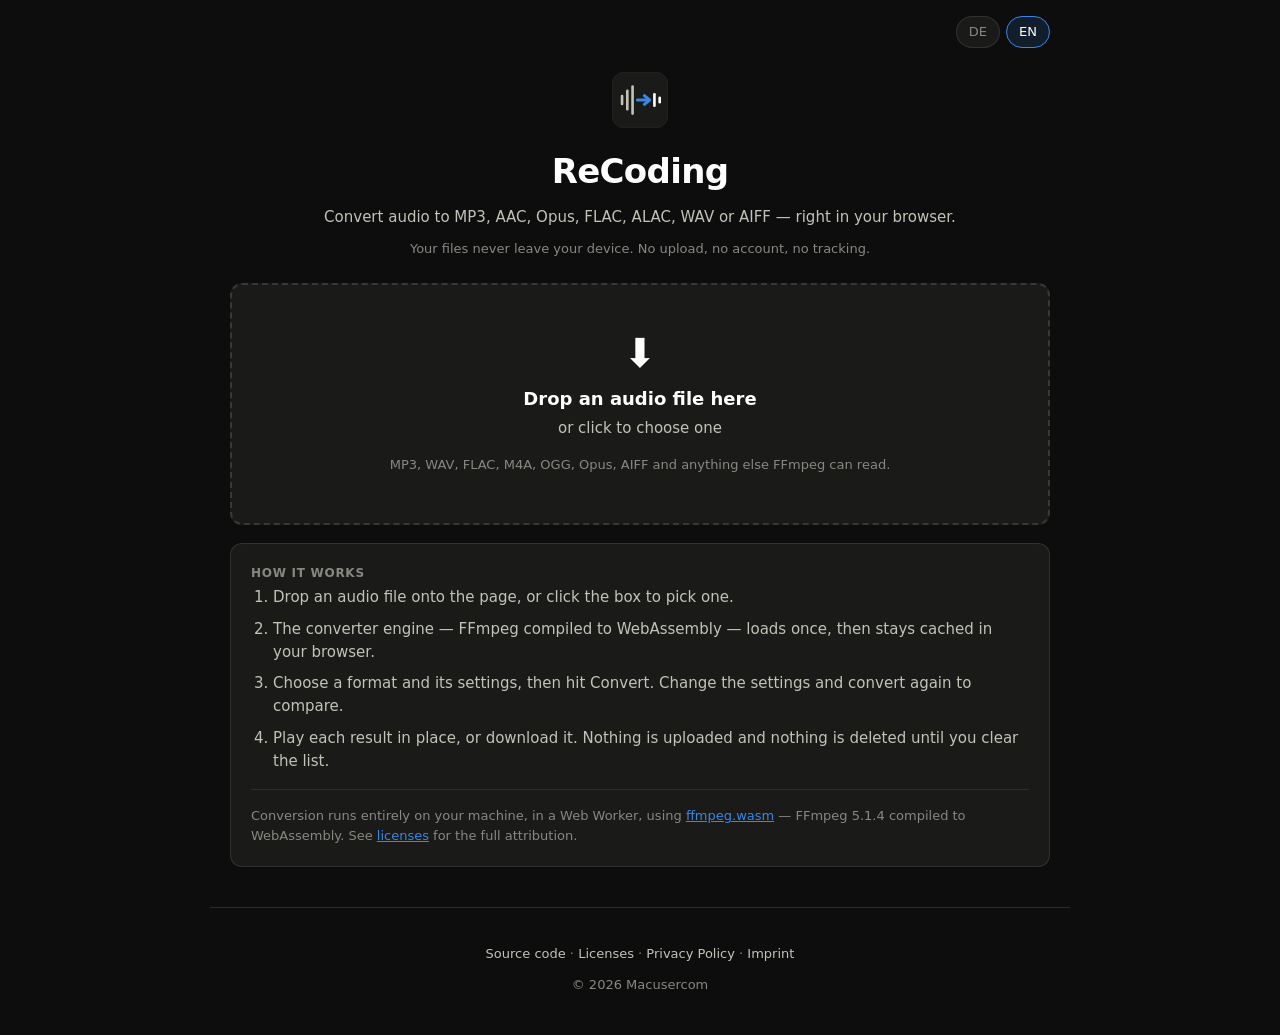
<file: docs/index.html>
<!DOCTYPE html>
<html lang="en">
<head>
  <meta charset="UTF-8" />
  <meta name="viewport" content="width=device-width, initial-scale=1.0" />
  <meta name="theme-color" content="#0d0d0d" />
  <meta name="description" content="Convert audio to MP3, AAC, Opus, FLAC, ALAC, WAV or AIFF entirely in your browser. No upload, no account, no tracking." />
  <title>ReCoding – Convert audio in your browser</title>
  <link rel="icon" href="icon.svg" type="image/svg+xml" />
  <link rel="stylesheet" href="style.css" />
</head>
<body data-title-key="indexPageTitle">

  <div class="topbar">
    <div class="lang-toggle">
      <button class="lang-btn" type="button" data-lang="de">DE</button>
      <button class="lang-btn" type="button" data-lang="en">EN</button>
    </div>
  </div>

  <header class="hero">
    <img class="logo" src="icon.svg" alt="" />
    <h1 data-i18n="appName">ReCoding</h1>
    <p class="tagline" data-i18n="tagline">Convert audio to MP3, AAC, Opus, FLAC, ALAC, WAV or AIFF — right in your browser.</p>
    <p class="privacy-note" data-i18n="privacyNote">Your files never leave your device. No upload, no account, no tracking.</p>
  </header>

  <main>
    <section>
      <div id="drop-zone" role="button" tabindex="0" aria-labelledby="drop-title">
        <div class="drop-icon" aria-hidden="true">⬇</div>
        <p class="drop-title" id="drop-title" data-i18n="dropTitle">Drop an audio file here</p>
        <p class="drop-sub" data-i18n="dropSub">or click to choose one</p>
        <p class="drop-formats" data-i18n="dropFormats">MP3, WAV, FLAC, M4A, OGG, Opus, AIFF and anything else FFmpeg can read.</p>
      </div>
    </section>

    <section class="card" id="source-card" hidden>
      <h2 data-i18n="sourceTitle">Source file</h2>
      <p class="card-hint" data-i18n="sourceHint">Convert it as often as you like — every result is kept below.</p>

      <div class="source-head">
        <div class="source-name" id="source-name"></div>
        <button type="button" id="btn-choose-other" data-i18n="chooseOther">Choose another file</button>
      </div>

      <div class="facts" id="source-facts"></div>
      <p class="warn" id="source-warn" data-i18n="sourceLarge" hidden></p>
      <audio id="source-audio" controls preload="metadata"></audio>
    </section>

    <section class="card" id="settings-card" hidden>
      <h2 data-i18n="settingsTitle">Output settings</h2>
      <p class="card-hint" data-i18n="settingsHint">Options that the chosen codec cannot do are disabled — hover or tap one to see why.</p>

      <div class="field-grid" id="settings-grid"></div>

      <details class="advanced" id="advanced" hidden>
        <summary data-i18n="advancedTitle">Advanced options</summary>
        <div class="field-grid" id="advanced-grid"></div>
      </details>

      <p class="codec-note" id="codec-note" hidden></p>

      <div class="settings-foot">
        <span class="note" id="settings-note"></span>
        <button type="button" class="primary" id="btn-convert" data-i18n="convert">Convert</button>
      </div>
    </section>

    <section class="card" id="results-card" hidden>
      <h2 data-i18n="resultsTitle">Converted files</h2>
      <p class="card-hint" data-i18n="resultsHint">Every conversion is kept, so you can compare settings side by side.</p>
      <div id="results-list"></div>
      <div class="results-foot">
        <button type="button" id="btn-clear-results" data-i18n="clearAll">Clear all</button>
      </div>
    </section>

    <section class="card">
      <h2 data-i18n="howTitle">How it works</h2>
      <ol class="how-list">
        <li data-i18n="howStep1"></li>
        <li data-i18n="howStep2"></li>
        <li data-i18n="howStep3"></li>
        <li data-i18n="howStep4"></li>
      </ol>
      <p class="standards-note" data-i18n-html="engineNote"></p>
    </section>
  </main>

  <footer>
    <p class="footer-links">
      <a href="https://github.com/Macusercom/recoding" target="_blank" rel="noopener" data-i18n="footerSource">Source code</a>
      ·
      <a href="licenses.html" data-i18n="footerLicenses">Licenses</a>
      ·
      <a href="privacy.html" data-i18n="footerPrivacy">Privacy Policy</a>
      ·
      <a href="imprint.html" data-i18n="footerImprint">Imprint</a>
    </p>
    <p class="footer-copyright" data-i18n="footerCopyright">© 2026 Macusercom</p>
  </footer>

  <!-- Pinned to the viewport: a conversion is started from the settings card but
       watched from anywhere, and results are compared by ear while scrolling. -->
  <div id="dock">
    <div class="dock-inner">
      <div id="status" hidden>
        <span id="status-text"></span>
        <div class="progress-bar" id="progress-bar"><div class="progress-fill" id="progress-fill"></div></div>
      </div>

      <div id="player-bar" hidden>
        <button type="button" id="player-toggle" class="player-btn">&#9654;</button>
        <div class="player-main">
          <div class="player-name" id="player-name"></div>
          <input type="range" id="player-seek" class="player-range" min="0" max="1000" value="0" step="1"
                 data-i18n-aria="playerSeek" />
        </div>
        <div class="player-time"><span id="player-time">0:00</span> / <span id="player-duration">0:00</span></div>
        <div class="player-volume">
          <button type="button" id="player-mute" class="player-mute">
            <svg viewBox="0 0 20 20" width="18" height="18" aria-hidden="true">
              <path d="M3 7.5v5h3.2L10.5 16V4L6.2 7.5H3z" fill="currentColor" />
              <g class="vol-waves" fill="none" stroke="currentColor" stroke-width="1.6" stroke-linecap="round">
                <path d="M13 7.6a3.4 3.4 0 0 1 0 4.8" />
                <path class="vol-wave-outer" d="M15.3 5.4a6.5 6.5 0 0 1 0 9.2" />
              </g>
              <g class="vol-x" fill="none" stroke="currentColor" stroke-width="1.6" stroke-linecap="round">
                <path d="M13.4 7.9l4.2 4.2M17.6 7.9l-4.2 4.2" />
              </g>
            </svg>
          </button>
          <input type="range" id="player-volume" class="player-range" min="0" max="100" value="100" step="1"
                 data-i18n-aria="playerVolume" />
        </div>
        <button type="button" id="player-close" class="player-btn" data-i18n-aria="playerClose">&#10005;</button>
      </div>
    </div>
  </div>

  <div id="drop-overlay" data-i18n="dropOverlay" hidden>Drop the file to load it</div>

  <script type="module" src="app.js"></script>
</body>
</html>
</file>
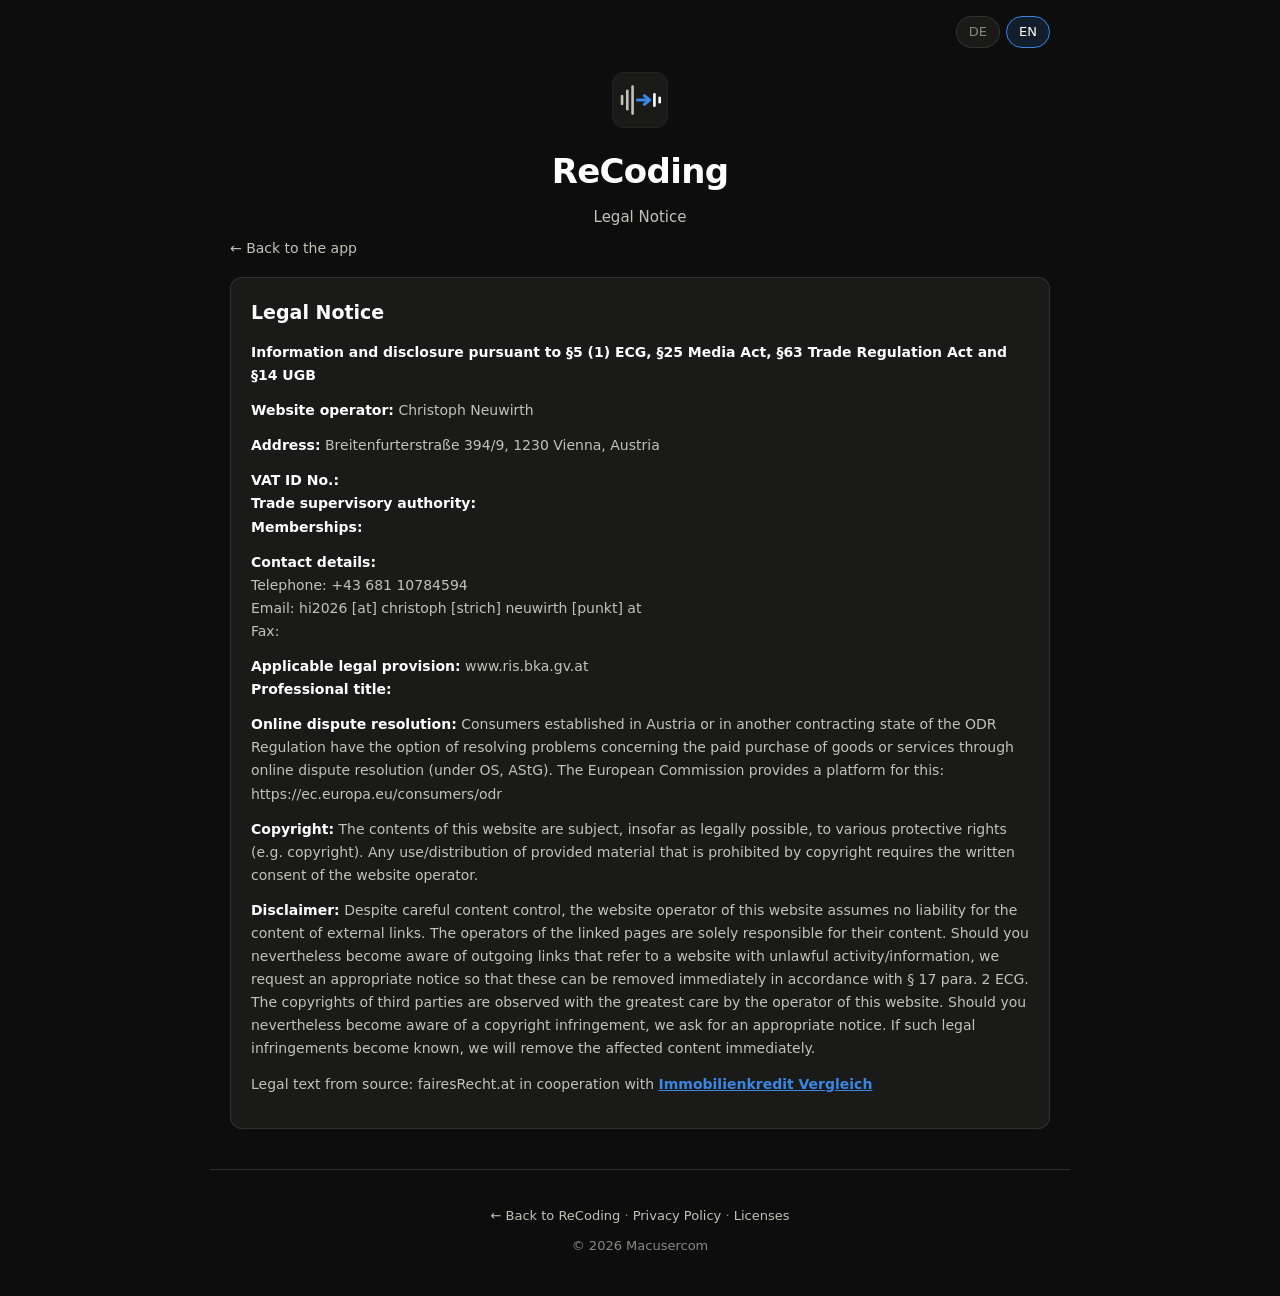
<file: docs/imprint.html>
<!DOCTYPE html>
<html lang="en">
<head>
  <meta charset="UTF-8" />
  <meta name="viewport" content="width=device-width, initial-scale=1.0" />
  <meta name="theme-color" content="#0d0d0d" />
  <meta name="robots" content="noindex" />
  <title>Imprint – ReCoding</title>
  <link rel="icon" href="icon.svg" type="image/svg+xml" />
  <link rel="stylesheet" href="style.css" />
</head>
<body data-title-key="imprintPageTitle">

  <div class="topbar">
    <div class="lang-toggle">
      <button class="lang-btn" type="button" data-lang="de">DE</button>
      <button class="lang-btn" type="button" data-lang="en">EN</button>
    </div>
  </div>

  <header class="hero">
    <img class="logo" src="icon.svg" alt="" />
    <h1 data-i18n="appName">ReCoding</h1>
    <p class="tagline" data-i18n="imprintTitle">Legal Notice</p>
  </header>

  <nav class="back-nav"><a href="index.html" data-i18n="backToApp">← Back to the app</a></nav>

  <main>
    <section class="card legal-content" data-i18n-html="imprintBody"></section>
  </main>

  <footer>
    <p class="footer-links">
      <a href="index.html" data-i18n="backToReCoding">← Back to ReCoding</a>
      ·
      <a href="privacy.html" data-i18n="footerPrivacy">Privacy Policy</a>
      ·
      <a href="licenses.html" data-i18n="footerLicenses">Licenses</a>
    </p>
    <p class="footer-copyright" data-i18n="footerCopyright">© 2026 Macusercom</p>
  </footer>

  <script type="module">
    import { initLang } from './i18n.js';
    initLang();
  </script>
</body>
</html>
</file>
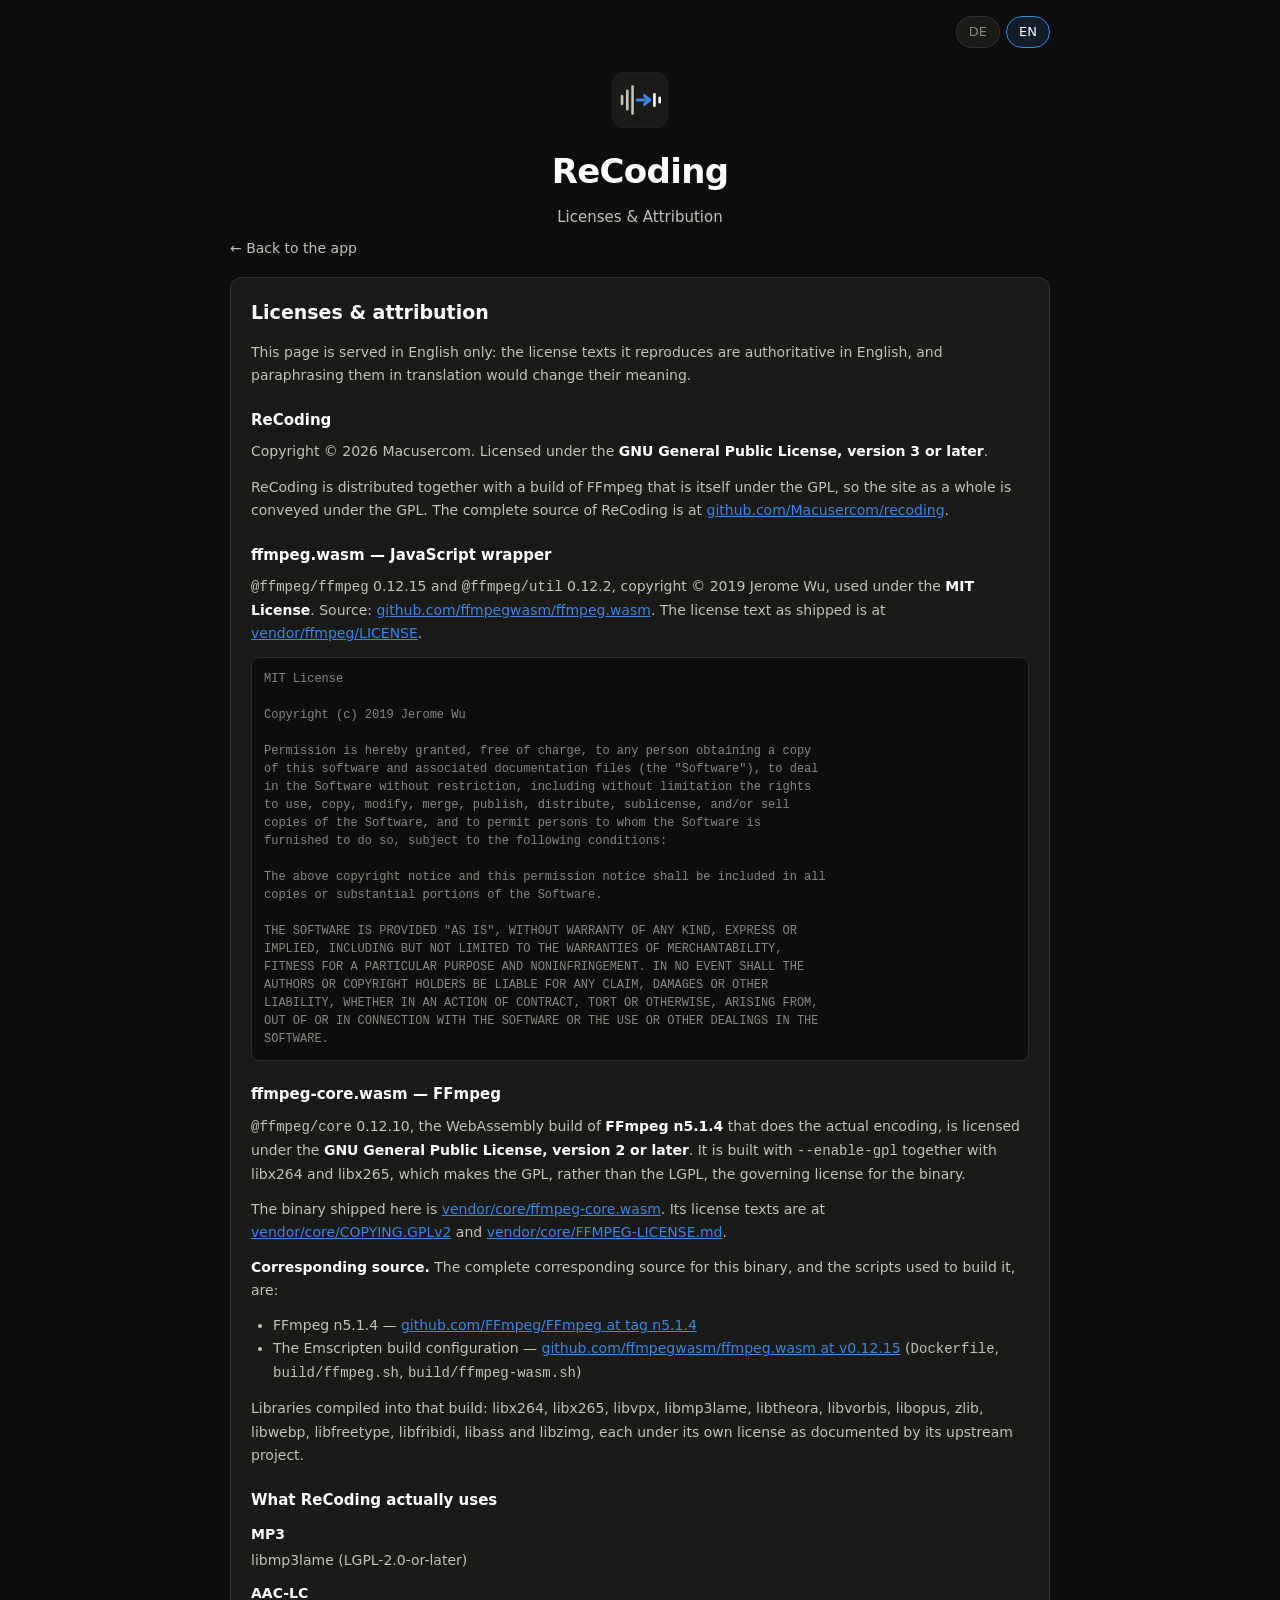
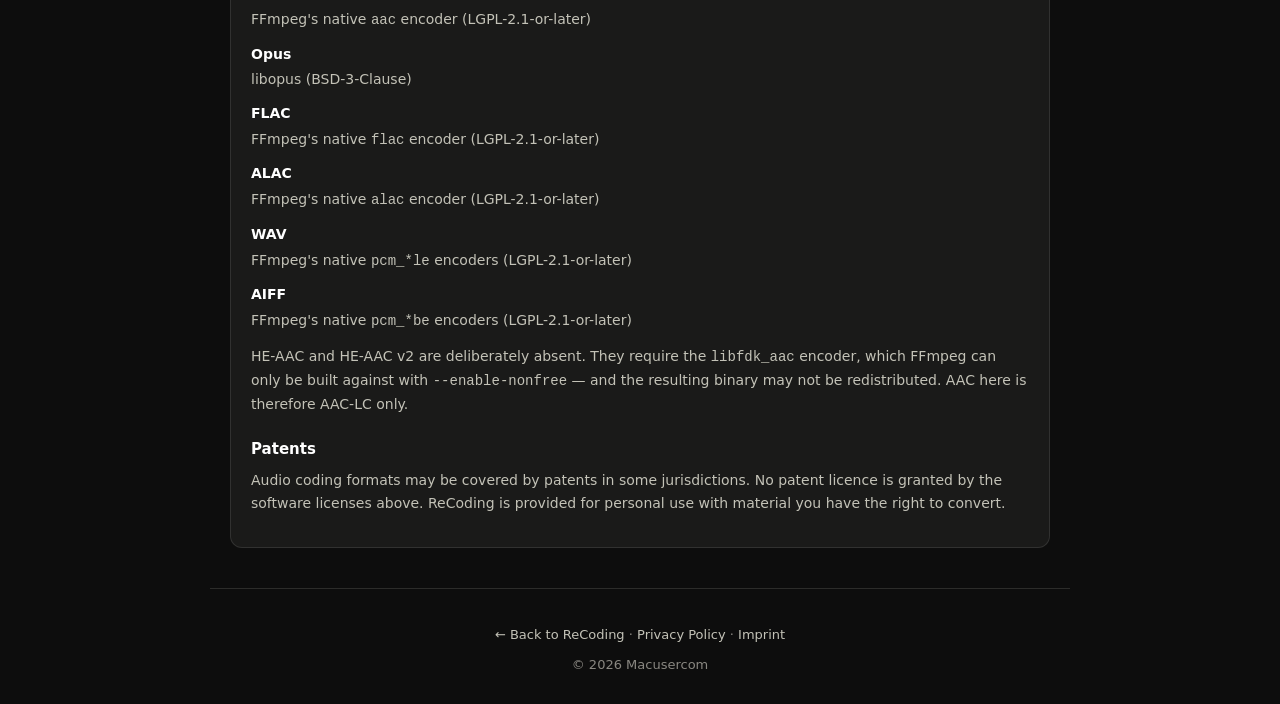
<file: docs/licenses.html>
<!DOCTYPE html>
<html lang="en">
<head>
  <meta charset="UTF-8" />
  <meta name="viewport" content="width=device-width, initial-scale=1.0" />
  <meta name="theme-color" content="#0d0d0d" />
  <title>Licenses – ReCoding</title>
  <link rel="icon" href="icon.svg" type="image/svg+xml" />
  <link rel="stylesheet" href="style.css" />
</head>
<body data-title-key="licensesPageTitle">

  <div class="topbar">
    <div class="lang-toggle">
      <button class="lang-btn" type="button" data-lang="de">DE</button>
      <button class="lang-btn" type="button" data-lang="en">EN</button>
    </div>
  </div>

  <header class="hero">
    <img class="logo" src="icon.svg" alt="" />
    <h1 data-i18n="appName">ReCoding</h1>
    <p class="tagline" data-i18n="licensesTitle">Licenses &amp; Attribution</p>
  </header>

  <nav class="back-nav"><a href="index.html" data-i18n="backToApp">← Back to the app</a></nav>

  <main>
    <section class="card legal-content">
      <h3>Licenses &amp; attribution</h3>

      <p>This page is served in English only: the license texts it reproduces are
      authoritative in English, and paraphrasing them in translation would change their meaning.</p>

      <h5>ReCoding</h5>
      <p>Copyright © 2026 Macusercom. Licensed under the
      <b>GNU General Public License, version 3 or later</b>.</p>
      <p>ReCoding is distributed together with a build of FFmpeg that is itself under the GPL,
      so the site as a whole is conveyed under the GPL. The complete source of ReCoding is at
      <a href="https://github.com/Macusercom/recoding" target="_blank" rel="noopener">github.com/Macusercom/recoding</a>.</p>

      <h5>ffmpeg.wasm — JavaScript wrapper</h5>
      <p><code>@ffmpeg/ffmpeg</code> 0.12.15 and <code>@ffmpeg/util</code> 0.12.2, copyright ©
      2019 Jerome Wu, used under the <b>MIT License</b>. Source:
      <a href="https://github.com/ffmpegwasm/ffmpeg.wasm" target="_blank" rel="noopener">github.com/ffmpegwasm/ffmpeg.wasm</a>.
      The license text as shipped is at
      <a href="vendor/ffmpeg/LICENSE">vendor/ffmpeg/LICENSE</a>.</p>

      <pre>MIT License

Copyright (c) 2019 Jerome Wu

Permission is hereby granted, free of charge, to any person obtaining a copy
of this software and associated documentation files (the "Software"), to deal
in the Software without restriction, including without limitation the rights
to use, copy, modify, merge, publish, distribute, sublicense, and/or sell
copies of the Software, and to permit persons to whom the Software is
furnished to do so, subject to the following conditions:

The above copyright notice and this permission notice shall be included in all
copies or substantial portions of the Software.

THE SOFTWARE IS PROVIDED "AS IS", WITHOUT WARRANTY OF ANY KIND, EXPRESS OR
IMPLIED, INCLUDING BUT NOT LIMITED TO THE WARRANTIES OF MERCHANTABILITY,
FITNESS FOR A PARTICULAR PURPOSE AND NONINFRINGEMENT. IN NO EVENT SHALL THE
AUTHORS OR COPYRIGHT HOLDERS BE LIABLE FOR ANY CLAIM, DAMAGES OR OTHER
LIABILITY, WHETHER IN AN ACTION OF CONTRACT, TORT OR OTHERWISE, ARISING FROM,
OUT OF OR IN CONNECTION WITH THE SOFTWARE OR THE USE OR OTHER DEALINGS IN THE
SOFTWARE.</pre>

      <h5>ffmpeg-core.wasm — FFmpeg</h5>
      <p><code>@ffmpeg/core</code> 0.12.10, the WebAssembly build of <b>FFmpeg n5.1.4</b> that does
      the actual encoding, is licensed under the <b>GNU General Public License, version 2 or
      later</b>. It is built with <code>--enable-gpl</code> together with libx264 and libx265,
      which makes the GPL, rather than the LGPL, the governing license for the binary.</p>
      <p>The binary shipped here is <a href="vendor/core/ffmpeg-core.wasm">vendor/core/ffmpeg-core.wasm</a>.
      Its license texts are at <a href="vendor/core/COPYING.GPLv2">vendor/core/COPYING.GPLv2</a> and
      <a href="vendor/core/FFMPEG-LICENSE.md">vendor/core/FFMPEG-LICENSE.md</a>.</p>

      <p><b>Corresponding source.</b> The complete corresponding source for this binary, and the
      scripts used to build it, are:</p>
      <ul>
        <li>FFmpeg n5.1.4 —
          <a href="https://github.com/FFmpeg/FFmpeg/tree/n5.1.4" target="_blank" rel="noopener">github.com/FFmpeg/FFmpeg at tag n5.1.4</a></li>
        <li>The Emscripten build configuration —
          <a href="https://github.com/ffmpegwasm/ffmpeg.wasm/tree/v0.12.15" target="_blank" rel="noopener">github.com/ffmpegwasm/ffmpeg.wasm at v0.12.15</a>
          (<code>Dockerfile</code>, <code>build/ffmpeg.sh</code>, <code>build/ffmpeg-wasm.sh</code>)</li>
      </ul>

      <p>Libraries compiled into that build: libx264, libx265, libvpx, libmp3lame, libtheora,
      libvorbis, libopus, zlib, libwebp, libfreetype, libfribidi, libass and libzimg, each under
      its own license as documented by its upstream project.</p>

      <h5>What ReCoding actually uses</h5>
      <dl>
        <dt>MP3</dt><dd>libmp3lame (LGPL-2.0-or-later)</dd>
        <dt>AAC-LC</dt><dd>FFmpeg's native <code>aac</code> encoder (LGPL-2.1-or-later)</dd>
        <dt>Opus</dt><dd>libopus (BSD-3-Clause)</dd>
        <dt>FLAC</dt><dd>FFmpeg's native <code>flac</code> encoder (LGPL-2.1-or-later)</dd>
        <dt>ALAC</dt><dd>FFmpeg's native <code>alac</code> encoder (LGPL-2.1-or-later)</dd>
        <dt>WAV</dt><dd>FFmpeg's native <code>pcm_*le</code> encoders (LGPL-2.1-or-later)</dd>
        <dt>AIFF</dt><dd>FFmpeg's native <code>pcm_*be</code> encoders (LGPL-2.1-or-later)</dd>
      </dl>
      <p>HE-AAC and HE-AAC v2 are deliberately absent. They require the <code>libfdk_aac</code>
      encoder, which FFmpeg can only be built against with <code>--enable-nonfree</code> — and the
      resulting binary may not be redistributed. AAC here is therefore AAC-LC only.</p>

      <h5>Patents</h5>
      <p>Audio coding formats may be covered by patents in some jurisdictions. No patent licence
      is granted by the software licenses above. ReCoding is provided for personal use with
      material you have the right to convert.</p>
    </section>
  </main>

  <footer>
    <p class="footer-links">
      <a href="index.html" data-i18n="backToReCoding">← Back to ReCoding</a>
      ·
      <a href="privacy.html" data-i18n="footerPrivacy">Privacy Policy</a>
      ·
      <a href="imprint.html" data-i18n="footerImprint">Imprint</a>
    </p>
    <p class="footer-copyright" data-i18n="footerCopyright">© 2026 Macusercom</p>
  </footer>

  <script type="module">
    import { initLang } from './i18n.js';
    initLang();
  </script>
</body>
</html>
</file>
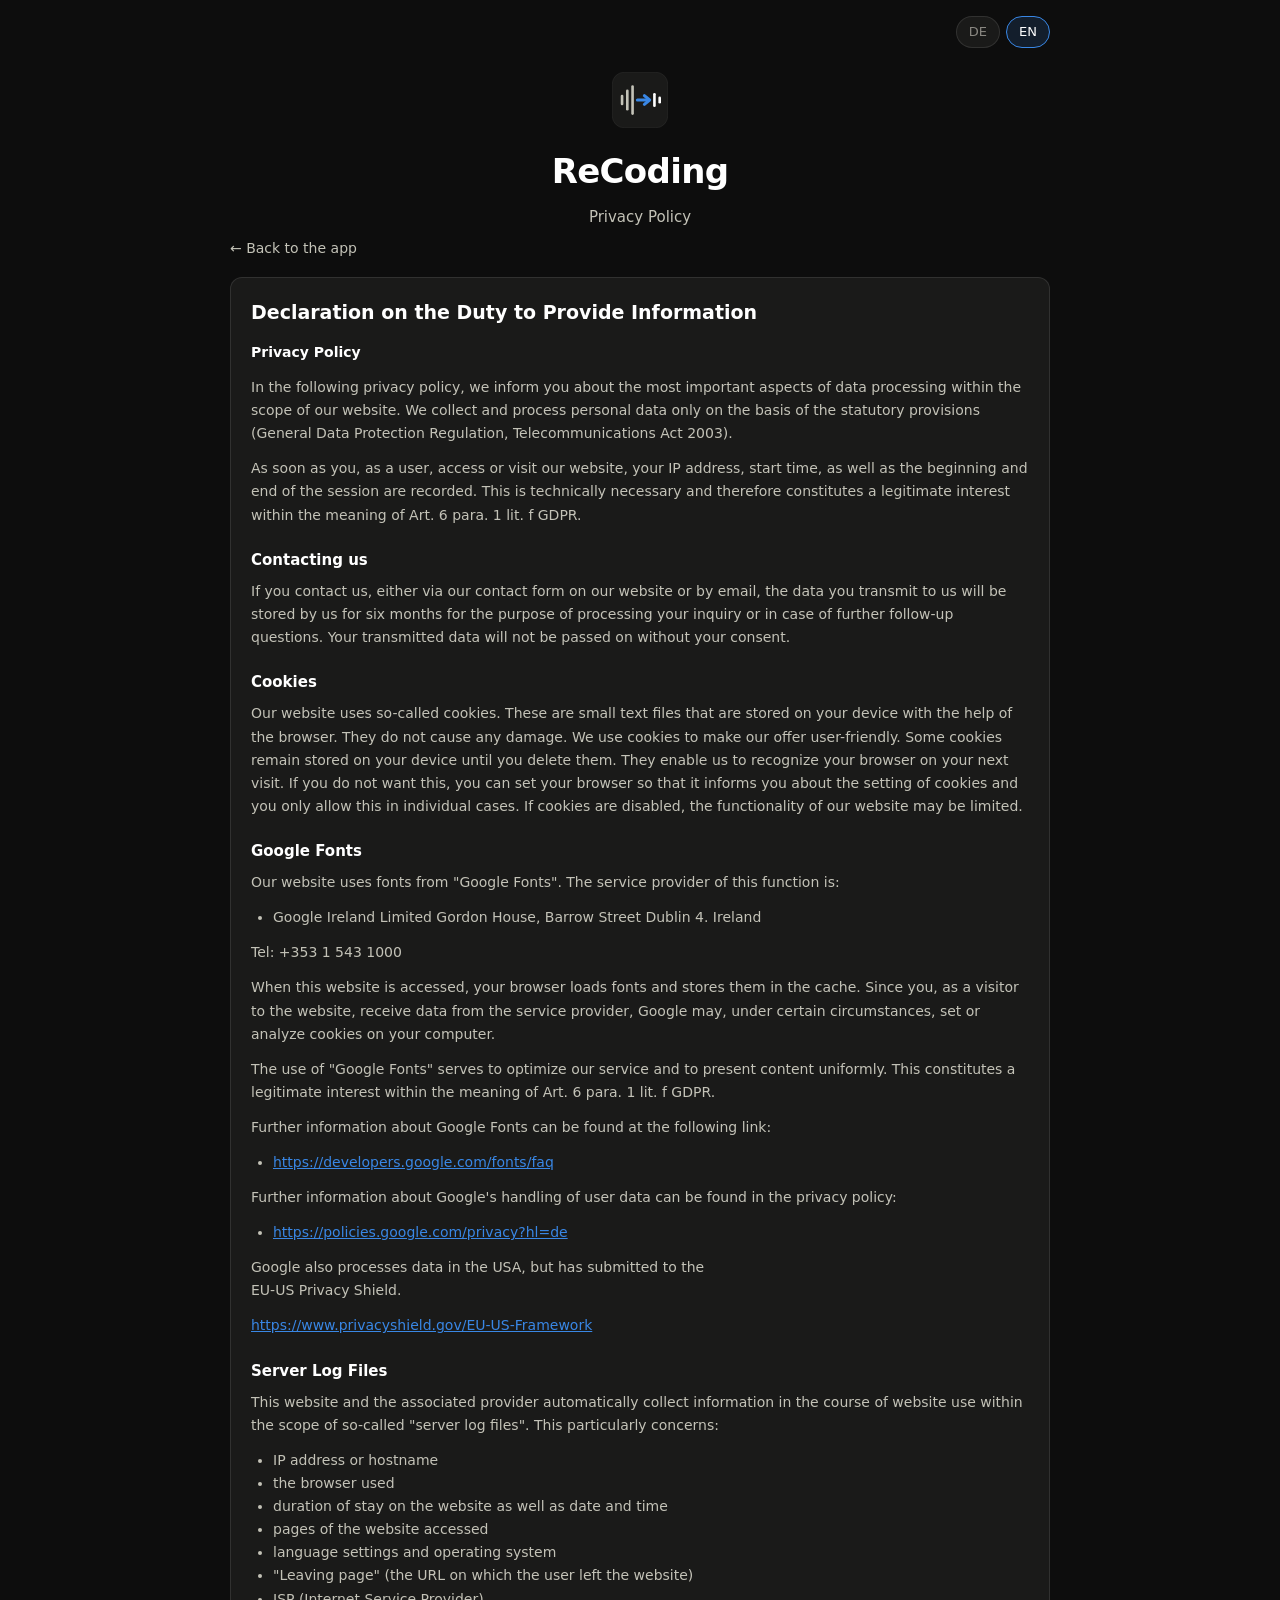
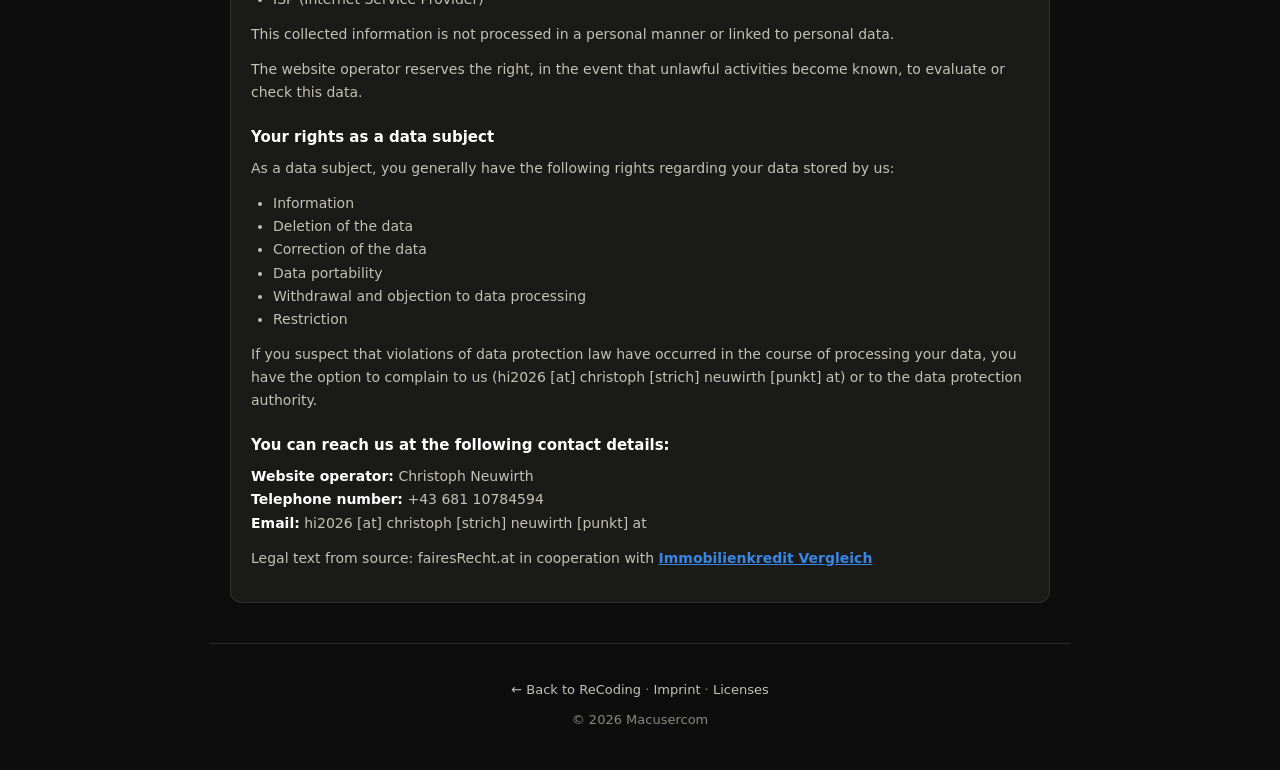
<file: docs/privacy.html>
<!DOCTYPE html>
<html lang="en">
<head>
  <meta charset="UTF-8" />
  <meta name="viewport" content="width=device-width, initial-scale=1.0" />
  <meta name="theme-color" content="#0d0d0d" />
  <meta name="robots" content="noindex" />
  <title>Privacy – ReCoding</title>
  <link rel="icon" href="icon.svg" type="image/svg+xml" />
  <link rel="stylesheet" href="style.css" />
</head>
<body data-title-key="privacyPageTitle">

  <div class="topbar">
    <div class="lang-toggle">
      <button class="lang-btn" type="button" data-lang="de">DE</button>
      <button class="lang-btn" type="button" data-lang="en">EN</button>
    </div>
  </div>

  <header class="hero">
    <img class="logo" src="icon.svg" alt="" />
    <h1 data-i18n="appName">ReCoding</h1>
    <p class="tagline" data-i18n="privacyTitle">Privacy Policy</p>
  </header>

  <nav class="back-nav"><a href="index.html" data-i18n="backToApp">← Back to the app</a></nav>

  <main>
    <section class="card legal-content" data-i18n-html="privacyBody"></section>
  </main>

  <footer>
    <p class="footer-links">
      <a href="index.html" data-i18n="backToReCoding">← Back to ReCoding</a>
      ·
      <a href="imprint.html" data-i18n="footerImprint">Imprint</a>
      ·
      <a href="licenses.html" data-i18n="footerLicenses">Licenses</a>
    </p>
    <p class="footer-copyright" data-i18n="footerCopyright">© 2026 Macusercom</p>
  </footer>

  <script type="module">
    import { initLang } from './i18n.js';
    initLang();
  </script>
</body>
</html>
</file>
<file: docs/style.css>
/* Palette and page chrome carried over from the LUFSly web app, so the two
   sites read as one family. */
:root {
  color-scheme: dark;
  --page: #0d0d0d;
  --surface: #1a1a19;
  --ink: #ffffff;
  --ink-2: #c3c2b7;
  --muted: #898781;
  --grid: #2c2c2a;
  --baseline: #383835;
  --border: rgba(255, 255, 255, 0.10);
  --accent: #3987e5;
  --good: #0ca30c;
  --warning: #fab219;
  --critical: #d03b3b;

  --radius: 12px;
  --wrap: 860px;
}

* { box-sizing: border-box; }
[hidden] { display: none !important; }

html, body {
  margin: 0;
  padding: 0;
  background: var(--page);
  color: var(--ink);
  font: 15px/1.55 system-ui, -apple-system, "Segoe UI", Roboto, sans-serif;
  -webkit-font-smoothing: antialiased;
}

a { color: var(--accent); }

button, select, input[type="number"] {
  font: inherit;
  color: var(--ink);
  background: var(--surface);
  border: 1px solid var(--border);
  border-radius: 8px;
  padding: 8px 14px;
  cursor: pointer;
}
input[type="number"] { cursor: text; }
button:hover:not(:disabled) { background: #242423; }
button:focus-visible, select:focus-visible, input:focus-visible,
[tabindex]:focus-visible { outline: 2px solid var(--accent); outline-offset: 2px; }
button.primary { background: var(--accent); border-color: transparent; font-weight: 600; }
button.primary:hover:not(:disabled) { background: #2a78d6; }
button:disabled, select:disabled { opacity: 0.45; cursor: not-allowed; }
/* A disabled control here means "this codec cannot do that", and the reason
   lives in its title — so the pointer must still reach it to show the tooltip. */
select:disabled { pointer-events: auto; }

/* ---------- page chrome ---------- */

.topbar {
  max-width: var(--wrap);
  margin: 0 auto;
  padding: 16px 20px 0;
  display: flex;
  justify-content: flex-end;
}
.lang-toggle { display: flex; gap: 6px; }
.lang-btn {
  padding: 5px 12px;
  font-size: 13px;
  border-radius: 99px;
  color: var(--muted);
}
.lang-btn.active {
  background: rgba(57, 135, 229, 0.14);
  border-color: var(--accent);
  color: var(--ink);
}

.hero {
  max-width: var(--wrap);
  margin: 0 auto;
  padding: 24px 20px 8px;
  text-align: center;
}
.hero .logo { height: 56px; width: 56px; }
.hero h1 {
  margin: 10px 0 0;
  font-size: clamp(26px, 5vw, 34px);
  letter-spacing: -0.02em;
}
.hero .tagline {
  margin: 8px auto 0;
  max-width: 640px;
  color: var(--ink-2);
  font-size: 15px;
}
.hero .privacy-note { margin: 10px 0 0; color: var(--muted); font-size: 13px; }

main {
  max-width: var(--wrap);
  margin: 0 auto;
  padding: 16px 20px 40px;
  display: flex;
  flex-direction: column;
  gap: 18px;
}

.card {
  background: var(--surface);
  border: 1px solid var(--border);
  border-radius: var(--radius);
  padding: 20px;
}
.card > h2 {
  margin: 0 0 4px;
  font-size: 12px;
  font-weight: 600;
  color: var(--muted);
  text-transform: uppercase;
  letter-spacing: 0.06em;
  display: flex;
  align-items: center;
}
.card-hint { margin: 0 0 14px; color: var(--muted); font-size: 13px; }

/* ---------- drop zone ---------- */

#drop-zone {
  border: 2px dashed var(--baseline);
  border-radius: var(--radius);
  padding: 48px 24px;
  text-align: center;
  cursor: pointer;
  background: var(--surface);
  transition: border-color 0.15s, background 0.15s;
}
#drop-zone:hover, #drop-zone.dragover {
  border-color: var(--accent);
  background: rgba(57, 135, 229, 0.07);
}
.drop-icon { font-size: 40px; line-height: 1; }
.drop-title { margin: 12px 0 4px; font-size: 18px; font-weight: 600; }
.drop-sub { margin: 0; color: var(--ink-2); }
.drop-formats { margin: 14px 0 0; color: var(--muted); font-size: 13px; }

#drop-overlay {
  position: fixed; inset: 10px; z-index: 100;
  display: flex; align-items: center; justify-content: center;
  background: rgba(13, 13, 13, 0.9);
  border: 2px dashed var(--accent);
  border-radius: var(--radius);
  font-size: 20px; font-weight: 600; text-align: center; padding: 24px;
  pointer-events: none;
}

/* ---------- status line ---------- */

#status {
  color: var(--ink-2);
  font-variant-numeric: tabular-nums;
  text-align: center;
  font-size: 14px;
  overflow-wrap: anywhere;
}
#status.error { color: var(--critical); }
.progress-bar {
  height: 4px; margin-top: 8px;
  background: var(--grid); border-radius: 2px; overflow: hidden;
}
.progress-fill {
  height: 100%; width: 0%;
  background: var(--accent);
  transition: width 120ms linear;
}
/* No percentage to show yet — a slow sweep beats a bar frozen at zero while
   32 MB of wasm comes down. */
.progress-bar.indeterminate .progress-fill {
  width: 35%;
  transition: none;
  animation: sweep 1.3s ease-in-out infinite;
}
@keyframes sweep {
  0% { margin-left: -35%; }
  100% { margin-left: 100%; }
}

/* ---------- source ---------- */

.source-head {
  display: flex; align-items: baseline; gap: 10px;
  justify-content: space-between; flex-wrap: wrap;
  margin-bottom: 12px;
}
.source-name { font-size: 16px; font-weight: 600; overflow-wrap: anywhere; }
.source-head button { font-size: 13px; padding: 6px 12px; color: var(--muted); flex: none; }

.facts {
  display: grid;
  grid-template-columns: repeat(auto-fit, minmax(150px, 1fr));
  gap: 0 24px;
}
.fact {
  display: flex; justify-content: space-between; align-items: baseline; gap: 12px;
  padding: 8px 0;
  border-bottom: 1px solid var(--grid);
  font-variant-numeric: tabular-nums;
}
.fact-label { color: var(--muted); font-size: 13px; }
.fact-value { text-align: right; white-space: nowrap; font-size: 14px; }

audio { width: 100%; margin-top: 14px; display: block; }

.warn {
  margin: 14px 0 0; padding: 10px 12px;
  background: rgba(250, 178, 25, 0.10);
  border: 1px solid rgba(250, 178, 25, 0.35);
  border-radius: 8px;
  color: var(--warning); font-size: 13px;
}

/* ---------- settings ---------- */

.field-grid { display: grid; grid-template-columns: repeat(2, minmax(0, 1fr)); gap: 16px 20px; }
.field { display: flex; flex-direction: column; gap: 6px; min-width: 0; }
.field label { color: var(--ink-2); font-size: 13px; display: flex; align-items: center; }
.field select, .field input[type="number"] { width: 100%; }
/* A disabled field still occupies its slot, so the grid does not reflow every
   time the format changes — the controls stay where the eye left them. */
.field.off label { color: var(--muted); }

/* Encoder knobs that change how the file is made but not what it is. The few
   people who want them know where to look; everyone else gets a shorter form. */
.advanced { margin-top: 18px; border-top: 1px solid var(--grid); padding-top: 14px; }
.advanced > summary {
  cursor: pointer; list-style: none;
  color: var(--ink-2); font-size: 13px; padding: 2px 0; user-select: none;
}
.advanced > summary::-webkit-details-marker { display: none; }
.advanced > summary::before { content: '▸'; display: inline-block; width: 14px; }
.advanced[open] > summary::before { content: '▾'; }
.advanced > summary:hover { color: var(--accent); }
#advanced-grid { margin-top: 14px; }

.settings-foot {
  margin-top: 18px; display: flex; gap: 12px; align-items: center;
  justify-content: flex-end; flex-wrap: wrap;
}
.settings-foot .note { color: var(--muted); font-size: 13px; margin-right: auto; }
#btn-convert { min-width: 160px; }

.codec-note {
  margin: 14px 0 0; padding-top: 14px;
  border-top: 1px solid var(--grid);
  color: var(--muted); font-size: 13px;
}

/* ---------- results ---------- */

#results-list { display: flex; flex-direction: column; gap: 10px; }
.result {
  padding: 14px;
  background: var(--page);
  border: 1px solid var(--border);
  border-radius: 10px;
}
.result-head {
  display: flex; align-items: flex-start; gap: 10px; justify-content: space-between;
}
.result-name { font-size: 14px; font-weight: 600; overflow-wrap: anywhere; min-width: 0; }
.result-source { color: var(--muted); font-size: 12px; font-weight: 400; margin-top: 2px; }
.result-remove {
  padding: 4px 8px; font-size: 14px; line-height: 1; flex: none;
  background: transparent; border-color: transparent; color: var(--muted);
}
.result-remove:hover { color: var(--critical); background: transparent; }

.chips { display: flex; flex-wrap: wrap; gap: 6px; margin: 10px 0 0; }
.chip {
  font-size: 12px; padding: 3px 9px; border-radius: 99px;
  background: var(--surface); border: 1px solid var(--border); color: var(--ink-2);
  font-variant-numeric: tabular-nums;
}
.chip.size { border-color: rgba(57, 135, 229, 0.4); color: var(--ink); }
.chip.actual { color: var(--ink); cursor: help; }
/* The encoder did not hit what was set. Not an error — worth seeing, though. */
.chip.actual.off { border-color: rgba(250, 178, 25, 0.5); color: var(--warning); }

.result-notes { margin: 10px 0 0; }
.result-note { margin: 0; color: var(--warning); font-size: 12px; }

.result-actions { display: flex; align-items: center; gap: 12px; margin-top: 12px; flex-wrap: wrap; }
.result-actions a.download {
  font-size: 13px; padding: 7px 14px;
  border: 1px solid var(--border); border-radius: 8px;
  color: var(--ink); text-decoration: none; background: var(--surface);
}
.result-actions a.download:hover { background: #242423; }
.no-playback { color: var(--muted); font-size: 13px; margin: 12px 0 0; }

.cmd { margin-top: 10px; }
.cmd > summary {
  cursor: pointer; list-style: none;
  color: var(--muted); font-size: 12px; padding: 4px 0; user-select: none;
}
.cmd > summary::-webkit-details-marker { display: none; }
/* Swapping the glyph rather than rotating one: a rotated inline-block sits off
   its baseline next to the text. */
.cmd > summary::before { content: '▸'; display: inline-block; width: 14px; }
.cmd[open] > summary::before { content: '▾'; }
.cmd > summary:hover { color: var(--accent); }
.cmd pre {
  margin: 6px 0 0; padding: 10px 12px;
  background: var(--surface); border: 1px solid var(--border); border-radius: 8px;
  color: var(--ink-2); font-size: 12px;
  white-space: pre-wrap; overflow-wrap: anywhere;
}

.results-empty { color: var(--muted); font-size: 14px; margin: 0; }
.results-foot { margin-top: 14px; display: flex; justify-content: flex-end; }
.results-foot button { font-size: 13px; padding: 6px 12px; color: var(--muted); }

/* ---------- info icons ---------- */

.info {
  display: inline-flex; align-items: center; justify-content: center;
  width: 15px; height: 15px; margin-left: 6px; flex: none;
  border: 1px solid var(--muted); border-radius: 50%;
  color: var(--muted); font-size: 10px; font-weight: 700; font-style: italic;
  text-transform: none; letter-spacing: 0; cursor: help; user-select: none;
  vertical-align: middle;
}
.info::before { content: 'i'; }
.info:hover, .info:focus { color: var(--ink); border-color: var(--ink-2); }

/* A phone sends no taps to a disabled control, so there the tap falls through to
   the field, which shows why it is disabled. With a mouse the control keeps its
   pointer, for the native hover tooltip. */
@media (hover: none) {
  .field.off select:disabled { pointer-events: none; }
}

/* The same text a title shows on hover, for screens that cannot hover. */
.tip {
  position: fixed; z-index: 60;
  max-width: min(320px, calc(100vw - 24px));
  padding: 10px 12px;
  background: #232322; color: var(--ink);
  border: 1px solid var(--border); border-radius: 10px;
  box-shadow: 0 6px 24px rgba(0, 0, 0, 0.45);
  font-size: 13px; line-height: 1.45;
  /* The Channels explanation joins two paragraphs with a blank line. */
  white-space: pre-line;
}

/* ---------- how it works ---------- */

.how-list { margin: 0; padding-left: 22px; color: var(--ink-2); }
.how-list li { margin-bottom: 8px; }
.standards-note {
  margin: 16px 0 0; padding-top: 16px;
  border-top: 1px solid var(--grid);
  color: var(--muted); font-size: 13px;
}

/* ---------- legal & licenses pages ---------- */

.back-nav { max-width: var(--wrap); margin: 0 auto; padding: 0 20px; }
.back-nav a { color: var(--ink-2); text-decoration: none; font-size: 14px; }
.back-nav a:hover { color: var(--accent); }

.legal-content h3,
.legal-content h4 { margin: 0 0 14px; font-size: 19px; }
.legal-content h5 { margin: 22px 0 8px; font-size: 15px; color: var(--ink); }
.legal-content p { margin: 0 0 12px; font-size: 14px; line-height: 1.65; color: var(--ink-2); }
.legal-content ul { padding-left: 22px; margin: 0 0 12px; }
.legal-content li { font-size: 14px; line-height: 1.65; color: var(--ink-2); }
.legal-content a { color: var(--accent); word-break: break-word; }
.legal-content b, .legal-content strong { color: var(--ink); }

.legal-content pre {
  padding: 12px; margin: 0 0 12px;
  background: var(--page); border: 1px solid var(--grid); border-radius: 8px;
  color: var(--muted); font-size: 12px; line-height: 1.5;
  white-space: pre-wrap; overflow-wrap: anywhere;
}
.legal-content dl { margin: 0 0 12px; }
.legal-content dt { color: var(--ink); font-size: 14px; margin-top: 12px; font-weight: 600; }
.legal-content dd { margin: 4px 0 0; color: var(--ink-2); font-size: 14px; }

/* ---------- footer ---------- */

footer {
  max-width: var(--wrap);
  margin: 0 auto;
  padding: 28px 20px 40px;
  border-top: 1px solid var(--grid);
  text-align: center;
  color: var(--muted);
  font-size: 13px;
}
.footer-links { margin: 8px 0 0; }
.footer-links a { color: var(--ink-2); text-decoration: none; }
.footer-links a:hover { color: var(--accent); text-decoration: underline; }
.footer-copyright { margin: 10px 0 0; }

/* ---------- docked status and player ---------- */

/* The dock is never taken out of the document. backdrop-filter promotes it to
   its own compositing layer, and toggling `hidden` tore that layer down and
   rebuilt it — on the way back the compositor could present one frame of the
   layer's previous contents, which is how a finished run's "100 %" reappeared
   at the start of the next one. Sliding it with opacity keeps one stable layer. */
#dock {
  position: fixed;
  left: 0; right: 0; bottom: 0;
  z-index: 40;
  background: rgba(13, 13, 13, 0.93);
  backdrop-filter: blur(12px);
  -webkit-backdrop-filter: blur(12px);
  border-top: 1px solid var(--grid);
  opacity: 0;
  visibility: hidden;
  pointer-events: none;
  transform: translateY(100%);
  transition: transform 160ms ease, opacity 160ms ease, visibility 0s linear 160ms;
}
#dock.on {
  opacity: 1;
  visibility: visible;
  pointer-events: auto;
  transform: none;
  transition: transform 160ms ease, opacity 160ms ease, visibility 0s;
}
@media (prefers-reduced-motion: reduce) {
  #dock, #dock.on { transition: none; }
}
.dock-inner {
  max-width: var(--wrap);
  margin: 0 auto;
  padding: 12px 20px 14px;
  display: grid;
  gap: 12px;
}

#player-bar { display: flex; align-items: center; gap: 12px; }
.player-btn {
  flex: none;
  width: 38px; height: 38px;
  padding: 0;
  display: inline-flex; align-items: center; justify-content: center;
  border-radius: 50%;
  font-size: 12px; line-height: 1;
}
#player-toggle { background: var(--accent); border-color: transparent; }
#player-toggle:hover:not(:disabled) { background: #2a78d6; }

.player-main { flex: 1; min-width: 0; }
.player-name {
  font-size: 13px;
  color: var(--ink-2);
  white-space: nowrap; overflow: hidden; text-overflow: ellipsis;
}
.player-time {
  flex: none;
  font-size: 12px;
  color: var(--muted);
  font-variant-numeric: tabular-nums;
}

/* Seek and volume are drawn to match .progress-bar rather than the native
   control, which ignores the palette entirely. */
.player-range {
  -webkit-appearance: none; appearance: none;
  display: block;
  width: 100%; height: 4px;
  margin: 0; padding: 0;
  /* The filled part is painted into the track itself: a range input gives no
     way to style the two sides of the thumb, and ::-moz-range-progress only
     exists in one engine. --played is the percentage, set from app.js. */
  background: linear-gradient(to right,
    var(--accent) 0%, var(--accent) calc(var(--played, 0) * 1%),
    var(--grid) calc(var(--played, 0) * 1%), var(--grid) 100%);
  border: 0; border-radius: 2px;
  cursor: pointer;
}
.player-range::-webkit-slider-thumb {
  -webkit-appearance: none; appearance: none;
  width: 12px; height: 12px;
  border: 0; border-radius: 50%;
  background: var(--accent);
  cursor: pointer;
}
.player-range::-moz-range-thumb {
  width: 12px; height: 12px;
  border: 0; border-radius: 50%;
  background: var(--accent);
  cursor: pointer;
}

#player-seek { margin-top: 7px; }

.player-volume { flex: none; display: flex; align-items: center; gap: 4px; }
#player-volume { width: 84px; }
.player-mute {
  width: 32px; height: 32px; padding: 0;
  display: inline-flex; align-items: center; justify-content: center;
  border-radius: 50%; border-color: transparent; background: transparent;
  color: var(--ink-2);
}
.player-mute:hover:not(:disabled) { color: var(--ink); background: var(--surface); }
.player-mute svg { display: block; }
.player-mute .vol-x { display: none; }
/* Silent reads as a warning, including on hover, which would otherwise turn it
   back to plain ink. */
.player-mute.muted,
.player-mute.muted:hover:not(:disabled) { color: var(--critical); }
.player-mute.muted .vol-waves { display: none; }
.player-mute.muted .vol-x { display: inline; }
.player-mute.low .vol-wave-outer { display: none; }

/* ---------- narrow screens ---------- */

@media (max-width: 640px) {
  .field-grid { grid-template-columns: minmax(0, 1fr); }
  #drop-zone { padding: 32px 16px; }
  .settings-foot { flex-direction: column; align-items: stretch; }
  .settings-foot .note { margin-right: 0; text-align: center; }
  #btn-convert { width: 100%; }
  .result-actions a.download { flex: 1; text-align: center; }
  .dock-inner { padding: 10px 14px 12px; gap: 10px; }
  .player-time { display: none; }
  /* A phone has volume buttons, and the row has no room to spare; mute stays. */
  #player-volume { display: none; }
}
</file>
